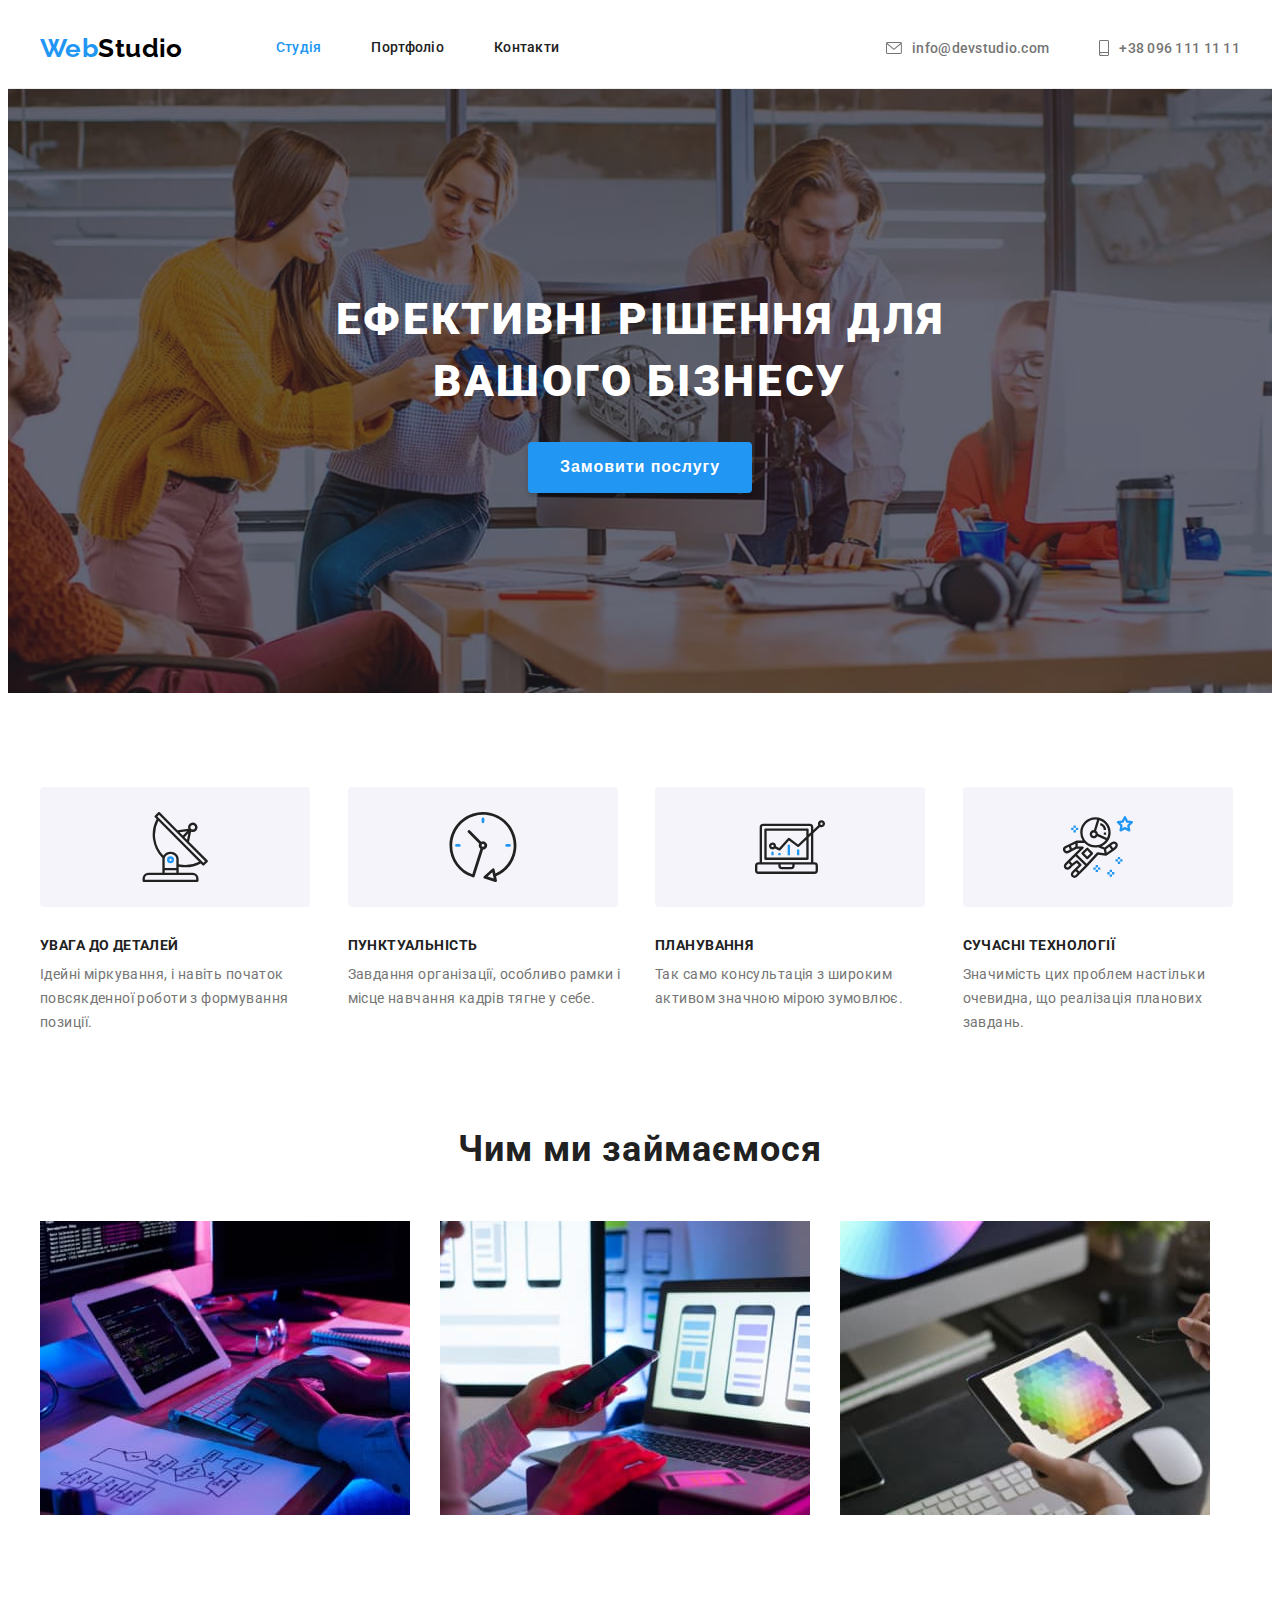
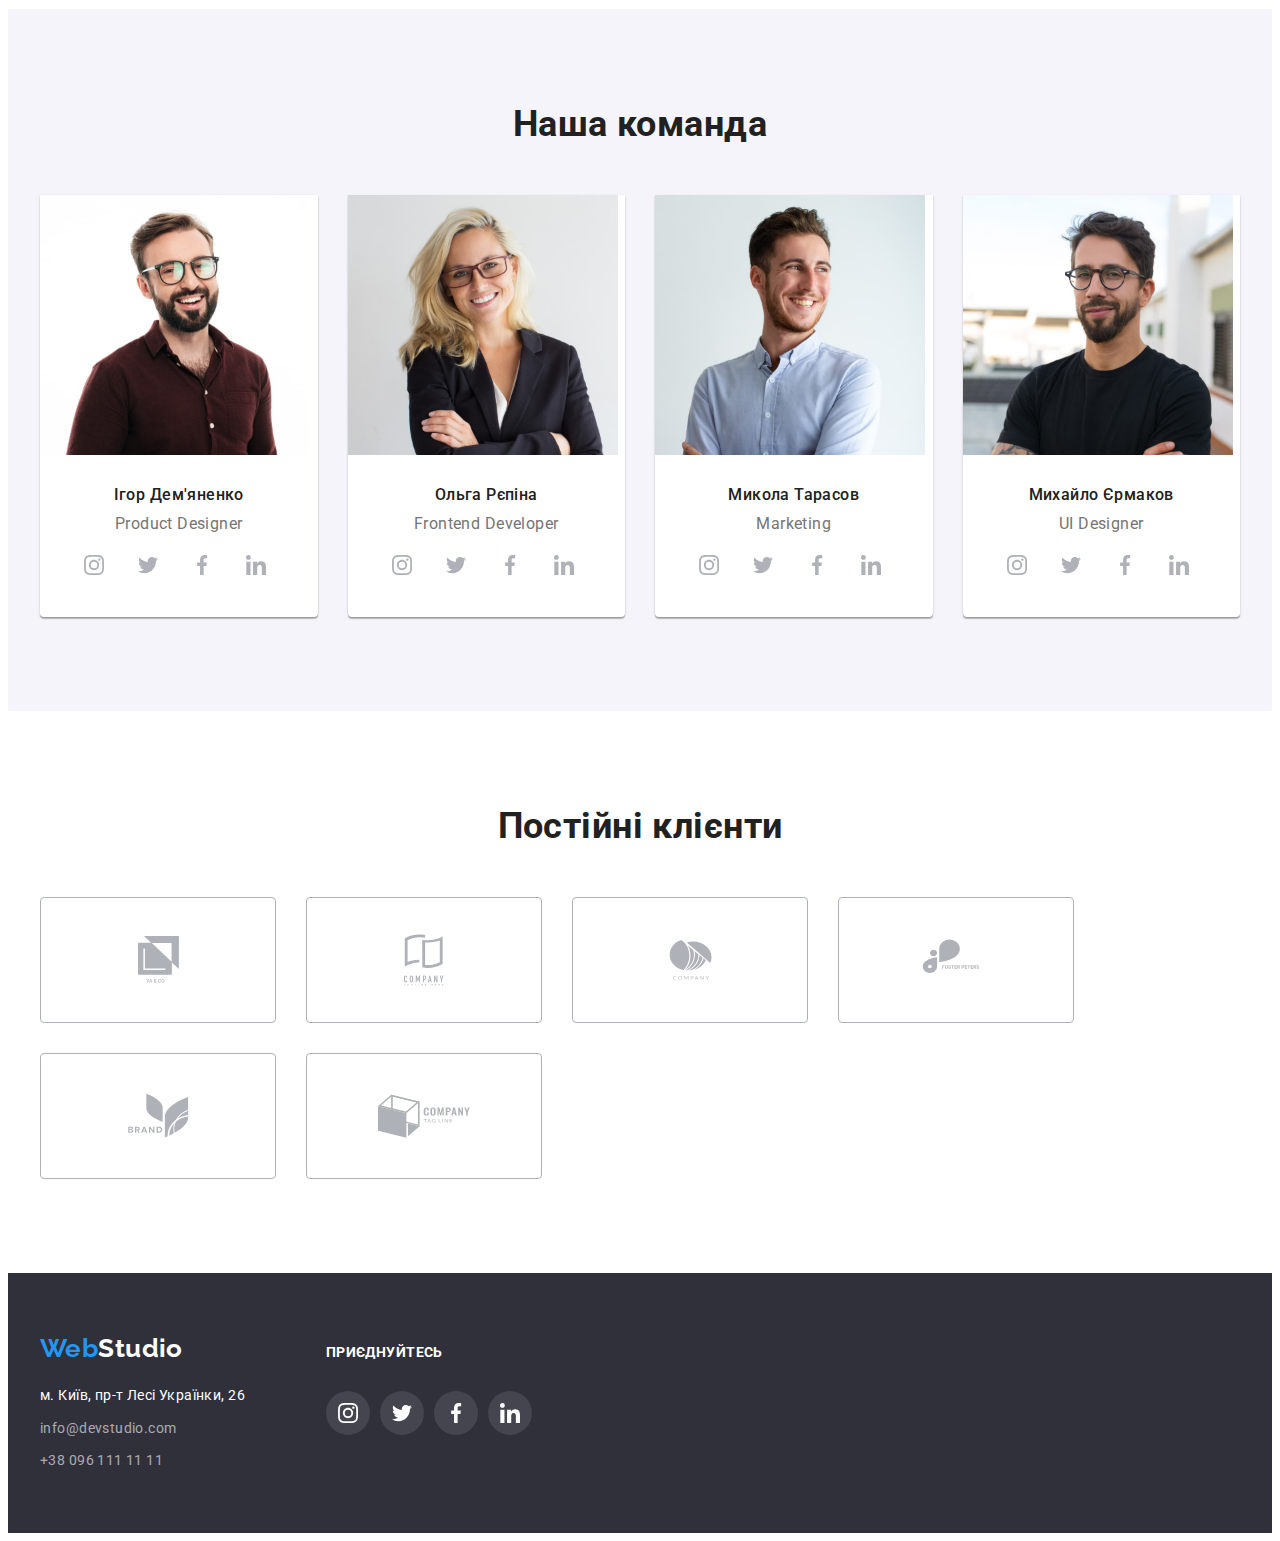
<file: index.html>
<!DOCTYPE html>
<html lang="uk">
  <head>
    <meta charset="UTF-8" />
    <meta http-equiv="X-UA-Compatible" content="IE=edge" />
    <meta name="viewport" content="width=device-width, initial-scale=1.0" />
    <title>Document</title>
    <link
      href="https://fonts.googleapis.com/css2?family=Raleway:wght@700&family=Roboto:wght@400;500;700;900&display=swap"
      rel="stylesheet"
    />
    <link
      rel="stylesheet"
      href="https://cdnjs.cloudflare.com/ajax/libs/modern-normalize/1.1.0/modern-normalize.min.css"
      integrity="sha512-wpPYUAdjBVSE4KJnH1VR1HeZfpl1ub8YT/NKx4PuQ5NmX2tKuGu6U/JRp5y+Y8XG2tV+wKQpNHVUX03MfMFn9Q=="
      crossorigin="anonymous"
      referrerpolicy="no-referrer"
    />
    <link rel="stylesheet" href="./css/styles.css" />
  </head>
  <body>
    <!-- header -->
    <header class="header">
      <div class="container header-flex">
        <a href="./index.html" class="link logo">Web<span class="logo-hdr">Studio</span></a>

        <nav>
          <ul class="nav-list list">
            <li class="item">
              <a href="./index.html" class="link link-anime current">Студія</a>
            </li>

            <li class="item">
              <a href="./portfolio.html" class="link link-anime">Портфоліо</a>
            </li>

            <li class="item">
              <a href="" class="link link-anime">Контакти</a>
            </li>
          </ul>
        </nav>

        <ul class="hdr-contact list">
          <li class="item">
            <a href="mailto:info@devstudio.com" class="link link-anime">
              <svg class="contact-icon" width="16" height="12">
                <use href="./images/symbol-defs.svg#iconenvelope"></use>
              </svg>
              info@devstudio.com
            </a>
          </li>
          <li class="item">
            <a href="tel:+380961111111" class="link link-anime">
              <svg class="contact-icon" width="10" height="16">
                <use href="./images/symbol-defs.svg#iconsmartphone"></use>
              </svg>
              +38 096 111 11 11
            </a>
          </li>
        </ul>
      </div>
    </header>

    <!-- main -->
    <main>
      <!-- hero -->
      <section class="hero-overlay">
        <div class="hero-thumb">
          <h1 class="hero-title">Ефективні рішення для вашого&nbsp;бізнесу</h1>

          <button type="button" class="hero-btn">Замовити послугу</button>
        </div>
      </section>

      <!-- advances -->
      <section class="adv-section">
        <div class="container">
          <h2 class="visually-hidden">Наші переваги</h2>

          <ul class="adv-list list">
            <li class="item">
              <div class="adv-thumb">
                <svg class="adv-icon" width="70" height="70">
                  <use class="icon" href="./images/symbol-defs.svg#iconantenna"></use>
                </svg>
              </div>
              <h3 class="adv-title">УВАГА ДО ДЕТАЛЕЙ</h3>
              <p class="adv-txt">
                Ідейні міркування, і навіть початок повсякденної роботи з формування позиції.
              </p>
            </li>
            <li class="item">
              <div class="adv-thumb">
                <svg class="adv-icon" width="70" height="70">
                  <use class="icon" href="./images/symbol-defs.svg#iconclock"></use>
                </svg>
              </div>
              <h3 class="adv-title">ПУНКТУАЛЬНІСТЬ</h3>
              <p class="adv-txt">
                Завдання організації, особливо рамки і місце навчання кадрів тягне у себе.
              </p>
            </li>
            <li class="item">
              <div class="adv-thumb">
                <svg class="adv-icon" width="70" height="70">
                  <use class="icon" href="./images/symbol-defs.svg#icondiagram"></use>
                </svg>
              </div>
              <h3 class="adv-title">ПЛАНУВАННЯ</h3>
              <p class="adv-txt">Так само консультація з широким активом значною мірою зумовлює.</p>
            </li>
            <li class="item">
              <div class="adv-thumb">
                <svg class="adv-icon" width="70" height="70">
                  <use class="icon" href="./images/symbol-defs.svg#iconastronaut"></use>
                </svg>
              </div>
              <h3 class="adv-title">СУЧАСНІ ТЕХНОЛОГІЇ</h3>
              <p class="adv-txt">
                Значимість цих проблем настільки очевидна, що реалізація планових завдань.
              </p>
            </li>
          </ul>
        </div>
      </section>

      <!-- doing -->
      <section class="doing-section">
        <div class="container">
          <h2 class="doing-title">Чим ми займаємося</h2>

          <ul class="doing-list list">
            <li class="item">
              <img src="./images/boxone.jpg" alt="ПК-софт" width="370" class="image" />
            </li>

            <li class="item">
              <img src="./images/boxtwo.jpg" alt="Мобільний софт" width="370" class="image" />
            </li>

            <li class="item">
              <img src="./images/boxthree.jpg" alt="Стилізація" width="370" class="image" />
            </li>
          </ul>
        </div>
      </section>

      <!-- our team -->
      <section class="team-section">
        <div class="container">
          <h2 class="team-title">Наша команда</h2>

          <ul class="team-list list">
            <li class="item">
              <img src="./images/Ighor.jpg" alt="Ігор Дем'яненко" width="270" class="image" />
              <div class="team-thumb">
                <h3 class="team-name">Ігор Дем'яненко</h3>
                <p class="team-prof">Product Designer</p>

                <ul class="social-list list">
                  <li class="item">
                    <a
                      href="/"
                      target="_blank"
                      rel="noopener noreferrer nofollow"
                      class="social-link lin"
                    >
                      <svg class="social-icon" width="20" height="20">
                        <use href="./images/symbol-defs.svg#iconinstagram"></use>
                      </svg>
                    </a>
                  </li>

                  <li class="item">
                    <a
                      href="/"
                      target="_blank"
                      rel="noopener noreferrer nofollow"
                      class="social-link link"
                    >
                      <svg class="social-icon" width="20" height="20">
                        <use href="./images/symbol-defs.svg#icontwitter"></use>
                      </svg>
                    </a>
                  </li>

                  <li class="item">
                    <a
                      href="/"
                      target="_blank"
                      rel="noopener noreferrer nofollow"
                      class="social-link link"
                    >
                      <svg class="social-icon" width="20" height="20">
                        <use href="./images/symbol-defs.svg#iconfacebook"></use>
                      </svg>
                    </a>
                  </li>

                  <li class="item">
                    <a
                      href="/"
                      target="_blank"
                      rel="noopener noreferrer nofollow"
                      class="social-link link"
                    >
                      <svg class="social-icon" width="20" height="20">
                        <use href="./images/symbol-defs.svg#iconlinkedin"></use>
                      </svg>
                    </a>
                  </li>
                </ul>
              </div>
            </li>

            <li class="item">
              <img src="./images/Olgha.jpg" alt="Ольга Рєпіна" width="270" class="image" />
              <div class="team-thumb">
                <h3 class="team-name">Ольга Рєпіна</h3>
                <p class="team-prof">Frontend Developer</p>

                <ul class="social-list list">
                  <li class="item">
                    <a
                      href="/"
                      target="_blank"
                      rel="noopener noreferrer nofollow"
                      class="social-link link"
                    >
                      <svg class="social-icon" width="20" height="20">
                        <use href="./images/symbol-defs.svg#iconinstagram"></use>
                      </svg>
                    </a>
                  </li>

                  <li class="item">
                    <a
                      href="/"
                      target="_blank"
                      rel="noopener noreferrer nofollow"
                      class="social-link link"
                    >
                      <svg class="social-icon" width="20" height="20">
                        <use href="./images/symbol-defs.svg#icontwitter"></use>
                      </svg>
                    </a>
                  </li>

                  <li class="item">
                    <a
                      href="/"
                      target="_blank"
                      rel="noopener noreferrer nofollow"
                      class="social-link link"
                    >
                      <svg class="social-icon" width="20" height="20">
                        <use href="./images/symbol-defs.svg#iconfacebook"></use>
                      </svg>
                    </a>
                  </li>

                  <li class="item">
                    <a
                      href="/"
                      target="_blank"
                      rel="noopener noreferrer nofollow"
                      class="social-link link"
                    >
                      <svg class="social-icon" width="20" height="20">
                        <use href="./images/symbol-defs.svg#iconlinkedin"></use>
                      </svg>
                    </a>
                  </li>
                </ul>
              </div>
            </li>

            <li class="item">
              <img src="./images/Mikola.jpg" alt="Микола Тарасов" width="270" class="image" />
              <div class="team-thumb">
                <h3 class="team-name">Микола Тарасов</h3>
                <p class="team-prof">Marketing</p>

                <ul class="social-list list">
                  <li class="item">
                    <a
                      href="/"
                      target="_blank"
                      rel="noopener noreferrer nofollow"
                      class="social-link lin"
                    >
                      <svg class="social-icon" width="20" height="20">
                        <use href="./images/symbol-defs.svg#iconinstagram"></use>
                      </svg>
                    </a>
                  </li>

                  <li class="item">
                    <a
                      href="/"
                      target="_blank"
                      rel="noopener noreferrer nofollow"
                      class="social-link link"
                    >
                      <svg class="social-icon" width="20" height="20">
                        <use href="./images/symbol-defs.svg#icontwitter"></use>
                      </svg>
                    </a>
                  </li>

                  <li class="item">
                    <a
                      href="/"
                      target="_blank"
                      rel="noopener noreferrer nofollow"
                      class="social-link link"
                    >
                      <svg class="social-icon" width="20" height="20">
                        <use href="./images/symbol-defs.svg#iconfacebook"></use>
                      </svg>
                    </a>
                  </li>

                  <li class="item">
                    <a
                      href="/"
                      target="_blank"
                      rel="noopener noreferrer nofollow"
                      class="social-link link"
                    >
                      <svg class="social-icon" width="20" height="20">
                        <use href="./images/symbol-defs.svg#iconlinkedin"></use>
                      </svg>
                    </a>
                  </li>
                </ul>
              </div>
            </li>

            <li class="item">
              <img src="./images/Miho.jpg" alt="Михайло Єрмаков" width="270" class="image" />
              <div class="team-thumb">
                <h3 class="team-name">Михайло Єрмаков</h3>
                <p class="team-prof">UI Designer</p>

                <ul class="social-list list">
                  <li class="item">
                    <a
                      href="/"
                      target="_blank"
                      rel="noopener noreferrer nofollow"
                      class="social-link lin"
                    >
                      <svg class="social-icon" width="20" height="20">
                        <use href="./images/symbol-defs.svg#iconinstagram"></use>
                      </svg>
                    </a>
                  </li>

                  <li class="item">
                    <a
                      href="/"
                      target="_blank"
                      rel="noopener noreferrer nofollow"
                      class="social-link link"
                    >
                      <svg class="social-icon" width="20" height="20">
                        <use href="./images/symbol-defs.svg#icontwitter"></use>
                      </svg>
                    </a>
                  </li>

                  <li class="item">
                    <a
                      href="/"
                      target="_blank"
                      rel="noopener noreferrer nofollow"
                      class="social-link link"
                    >
                      <svg class="social-icon" width="20" height="20">
                        <use href="./images/symbol-defs.svg#iconfacebook"></use>
                      </svg>
                    </a>
                  </li>

                  <li class="item">
                    <a
                      href="/"
                      target="_blank"
                      rel="noopener noreferrer nofollow"
                      class="social-link link"
                    >
                      <svg class="social-icon" width="20" height="20">
                        <use href="./images/symbol-defs.svg#iconlinkedin"></use>
                      </svg>
                    </a>
                  </li>
                </ul>
              </div>
            </li>
          </ul>
        </div>
      </section>

      <!-- clients -->
      <section class="clients-section">
        <div class="container">
          <h2 class="clients-title">Постійні клієнти</h2>

          <ul class="client-list list">
            <li class="item">
              <a href="/" class="client-link link"
                ><svg class="logo-icon" width="41" height="47">
                  <use href="./images/symbol-defs.svg#iconyaco"></use>
                </svg>
              </a>
            </li>

            <li class="item">
              <a href="/" class="client-link link"
                ><svg class="logo-icon" width="40" height="52">
                  <use href="./images/symbol-defs.svg#icontagline"></use>
                </svg>
              </a>
            </li>

            <li class="item">
              <a href="/" class="client-link link"
                ><svg class="logo-icon" width="43" height="41">
                  <use href="./images/symbol-defs.svg#iconcompanycircle"></use>
                </svg>
              </a>
            </li>

            <li class="item">
              <a href="/" class="client-link link"
                ><svg class="logo-icon" width="84" height="41">
                  <use href="./images/symbol-defs.svg#iconfoster"></use>
                </svg>
              </a>
            </li>

            <li class="item">
              <a href="/" class="client-link link"
                ><svg class="logo-icon" width="63" height="45">
                  <use href="./images/symbol-defs.svg#iconbrand"></use>
                </svg>
              </a>
            </li>

            <li class="item">
              <a href="/" class="client-link link"
                ><svg class="logo-icon" width="94" height="44">
                  <use href="./images/symbol-defs.svg#iconragcube"></use>
                </svg>
              </a>
            </li>
          </ul>
        </div>
      </section>
    </main>

    <!-- footer -->
    <footer class="footer">
      <div class="container ftr-flex">
        <div class="address-thumb">
          <a href="./index.html" class="link logo">Web<span class="logo-ftr">Studio</span></a>
          <address>
            <ul class="address-list list">
              <li class="item">
                <a class="map link link-anime" href="https://goo.gl/maps/1gPLWb1rCTkAfdYa7"
                  >м. Київ, пр-т Лесі Українки, 26
                </a>
              </li>

              <li class="item">
                <a class="ftr-contact link link-anime" href="mailto:info@devstudio.com"
                  >info@devstudio.com
                </a>
              </li>

              <li class="item">
                <a class="ftr-contact link link-anime" href="tel:+380961111111"
                  >+38 096 111 11 11</a
                >
              </li>
            </ul>
          </address>
        </div>
        <div class="social-thumb">
          <p class="social-txt">Приєднуйтесь</p>

          <ul class="social-list list">
            <li class="item">
              <a
                href="/"
                target="_blank"
                rel="noopener noreferrer nofollow"
                class="social-link link"
              >
                <svg class="social-icon" width="20" height="20">
                  <use href="./images/symbol-defs.svg#iconinstagram"></use>
                </svg>
              </a>
            </li>

            <li class="item">
              <a
                href="/"
                target="_blank"
                rel="noopener noreferrer nofollow"
                class="social-link link"
              >
                <svg class="social-icon" width="20" height="20">
                  <use href="./images/symbol-defs.svg#icontwitter"></use>
                </svg>
              </a>
            </li>

            <li class="item">
              <a
                href="/"
                target="_blank"
                rel="noopener noreferrer nofollow"
                class="social-link link"
              >
                <svg class="social-icon" width="20" height="20">
                  <use href="./images/symbol-defs.svg#iconfacebook"></use>
                </svg>
              </a>
            </li>

            <li class="item">
              <a
                href="/"
                target="_blank"
                rel="noopener noreferrer nofollow"
                class="social-link link"
              >
                <svg class="social-icon" width="20" height="20">
                  <use href="./images/symbol-defs.svg#iconlinkedin"></use>
                </svg>
              </a>
            </li>
          </ul>
        </div>
      </div>
    </footer>
  </body>
</html>
</file>
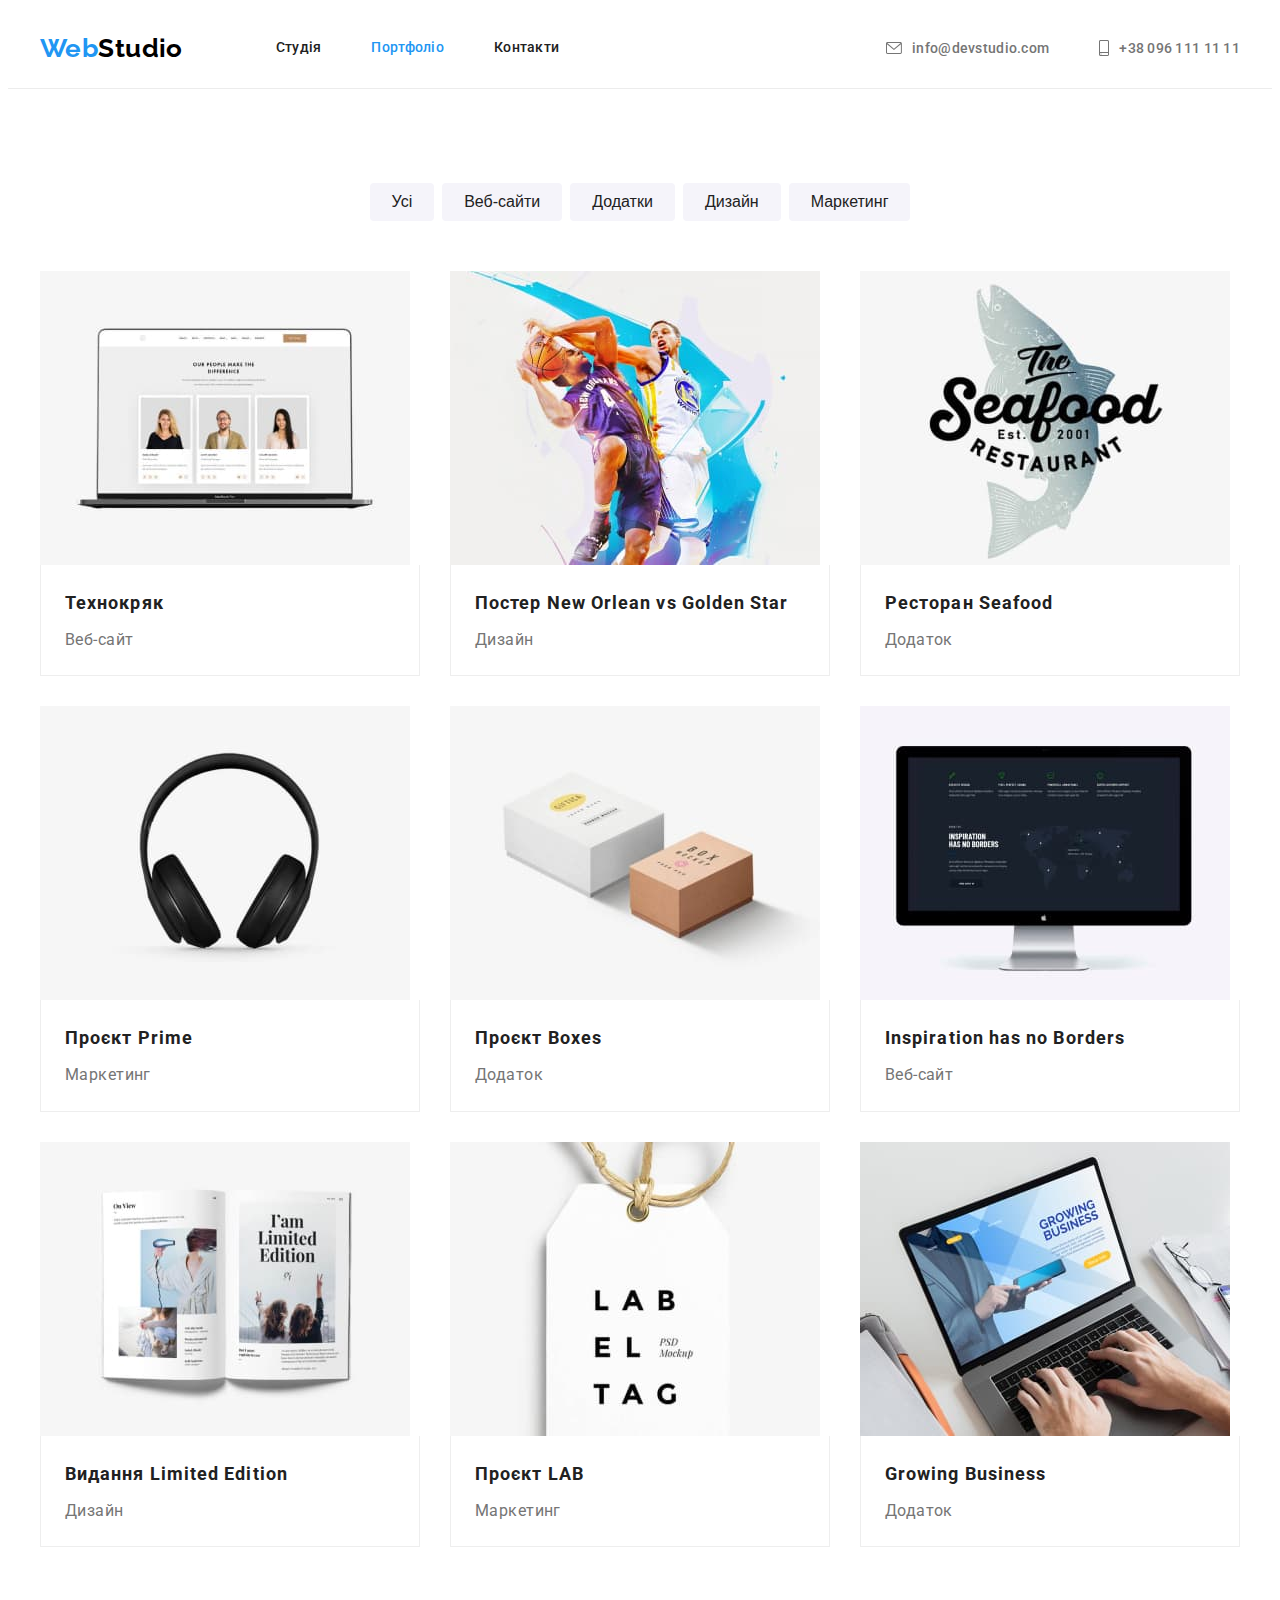
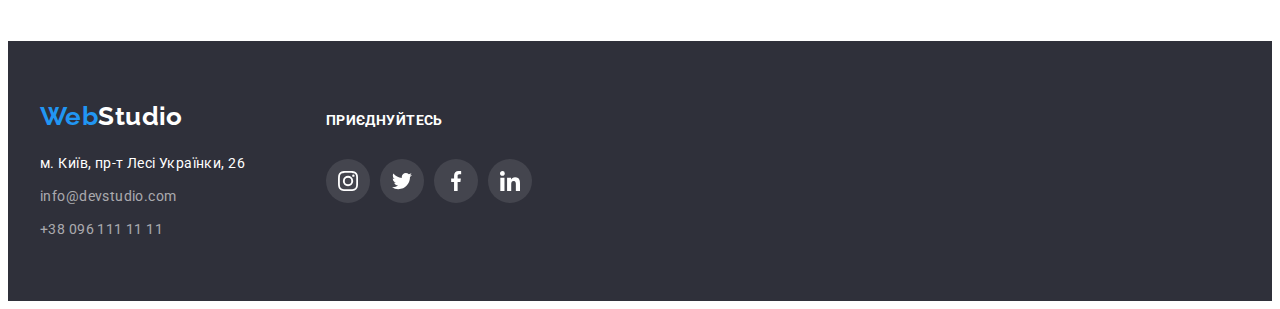
<file: portfolio.html>
<!DOCTYPE html>
<html lang="en">
  <head>
    <meta charset="UTF-8" />
    <meta http-equiv="X-UA-Compatible" content="IE=edge" />
    <meta name="viewport" content="width=device-width, initial-scale=1.0" />
    <title>Document</title>
    <link
      href="https://fonts.googleapis.com/css2?family=Raleway:wght@700&family=Roboto:wght@400;500;700;900&display=swap"
      rel="stylesheet"
    />
    <link
      rel="stylesheet"
      href="https://cdnjs.cloudflare.com/ajax/libs/modern-normalize/1.1.0/modern-normalize.min.css"
      integrity="sha512-wpPYUAdjBVSE4KJnH1VR1HeZfpl1ub8YT/NKx4PuQ5NmX2tKuGu6U/JRp5y+Y8XG2tV+wKQpNHVUX03MfMFn9Q=="
      crossorigin="anonymous"
      referrerpolicy="no-referrer"
    />
    <link rel="stylesheet" href="./css/styles.css" />
  </head>
  <body>
    <!-- header -->
    <header class="header">
      <div class="container header-flex">
        <a href="./index.html" class="link logo">Web<span class="logo-hdr">Studio</span></a>

        <nav>
          <ul class="nav-list list">
            <li class="item">
              <a href="./index.html" class="link link-anime">Студія</a>
            </li>

            <li class="item">
              <a href="./portfolio.html" class="link link-anime current">Портфоліо</a>
            </li>

            <li class="item">
              <a href="" class="link link-anime">Контакти</a>
            </li>
          </ul>
        </nav>

        <ul class="hdr-contact list">
          <li class="item">
            <a href="mailto:info@devstudio.com" class="link link-anime">
              <svg class="contact-icon" width="16" height="12">
                <use href="./images/symbol-defs.svg#iconenvelope"></use>
              </svg>
              info@devstudio.com
            </a>
          </li>
          <li class="item">
            <a href="tel:+380961111111" class="link link-anime">
              <svg class="contact-icon" width="10" height="16">
                <use href="./images/symbol-defs.svg#iconsmartphone"></use>
              </svg>
              +38 096 111 11 11
            </a>
          </li>
        </ul>
      </div>
    </header>

    <!-- main -->
    <main>
      <!-- Our works -->
      <section class="section works-section">
        <div class="container">
          <h1 class="visually-hidden">Our works</h1>

          <ul class="btn-list list">
            <li class="item"><button class="wk-btn" type="button">Усі</button></li>
            <li class="item"><button class="wk-btn" type="button">Веб-сайти</button></li>
            <li class="item"><button class="wk-btn" type="button">Додатки</button></li>
            <li class="item"><button class="wk-btn" type="button">Дизайн</button></li>
            <li class="item"><button class="wk-btn" type="button">Маркетинг</button></li>
          </ul>

          <ul class="wk-list list">
            <li class="item">
              <a href="" class="link">
                <img class="image" src="./images/img2-1.jpg" alt="Технокряк" width="370" />
                <div class="wk-thumb">
                  <h2 class="wk-name">Технокряк</h2>
                  <p class="wk-type">Веб-сайт</p>
                </div>
              </a>
            </li>

            <li class="item">
              <a href="" class="link">
                <img
                  class="image"
                  src="./images/img2-2.jpg"
                  alt="Постер New Orlean vs Golden Star"
                  width="370"
                />
                <div class="wk-thumb">
                  <h2 class="wk-name">Постер New Orlean vs Golden Star</h2>
                  <p class="wk-type">Дизайн</p>
                </div>
              </a>
            </li>

            <li class="item">
              <a href="" class="link">
                <img class="image" src="./images/img2-3.jpg" alt="Ресторан Seafood" width="370" />
                <div class="wk-thumb">
                  <h2 class="wk-name">Ресторан Seafood</h2>
                  <p class="wk-type">Додаток</p>
                </div>
              </a>
            </li>

            <li class="item">
              <a href="" class="link">
                <img class="image" src="./images/img2-4.jpg" alt="Проєкт Prime" width="370" />
                <div class="wk-thumb">
                  <h2 class="wk-name">Проєкт Prime</h2>
                  <p class="wk-type">Маркетинг</p>
                </div>
              </a>
            </li>

            <li class="item">
              <a href="" class="link">
                <img class="image" src="./images/img2-5.jpg" alt="Проєкт Boxes" width="370" />
                <div class="wk-thumb">
                  <h2 class="wk-name">Проєкт Boxes</h2>
                  <p class="wk-type">Додаток</p>
                </div>
              </a>
            </li>

            <li class="item">
              <a href="" class="link">
                <img
                  class="image"
                  src="./images/img2-6.jpg"
                  alt="Inspiration has no Borders"
                  width="370"
                />
                <div class="wk-thumb">
                  <h2 class="wk-name">Inspiration has no Borders</h2>
                  <p class="wk-type">Веб-сайт</p>
                </div>
              </a>
            </li>

            <li class="item">
              <a href="" class="link">
                <img
                  class="image"
                  src="./images/img2-7.jpg"
                  alt="Видання Limited Edition"
                  width="370"
                />
                <div class="wk-thumb">
                  <h2 class="wk-name">Видання Limited Edition</h2>
                  <p class="wk-type">Дизайн</p>
                </div>
              </a>
            </li>

            <li class="item">
              <a href="" class="link">
                <img class="image" src="./images/img2-8.jpg" alt="Проєкт LAB" width="370" />
                <div class="wk-thumb">
                  <h2 class="wk-name">Проєкт LAB</h2>
                  <p class="wk-type">Маркетинг</p>
                </div>
              </a>
            </li>

            <li class="item">
              <a href="" class="link">
                <img class="image" src="./images/img2-9.jpg" alt="Growing Business" width="370" />
                <div class="wk-thumb">
                  <h2 class="wk-name">Growing Business</h2>
                  <p class="wk-type">Додаток</p>
                </div>
              </a>
            </li>
          </ul>
        </div>
      </section>
    </main>
    <!-- footer -->
    <footer class="footer">
      <div class="container ftr-flex">
        <div class="address-thumb">
          <a href="./index.html" class="link logo">Web<span class="logo-ftr">Studio</span></a>
          <address>
            <ul class="address-list list">
              <li class="item">
                <a class="map link link-anime" href="https://goo.gl/maps/1gPLWb1rCTkAfdYa7"
                  >м. Київ, пр-т Лесі Українки, 26
                </a>
              </li>

              <li class="item">
                <a class="ftr-contact link link-anime" href="mailto:info@devstudio.com"
                  >info@devstudio.com
                </a>
              </li>

              <li class="item">
                <a class="ftr-contact link link-anime" href="tel:+380961111111"
                  >+38 096 111 11 11</a
                >
              </li>
            </ul>
          </address>
        </div>
        <div class="social-thumb">
          <p class="social-txt">Приєднуйтесь</p>

          <ul class="social-list list">
            <li class="item">
              <a
                href="/"
                target="_blank"
                rel="noopener noreferrer nofollow"
                class="social-link link"
              >
                <svg class="social-icon" width="20" height="20">
                  <use href="./images/symbol-defs.svg#iconinstagram"></use>
                </svg>
              </a>
            </li>

            <li class="item">
              <a
                href="/"
                target="_blank"
                rel="noopener noreferrer nofollow"
                class="social-link link"
              >
                <svg class="social-icon" width="20" height="20">
                  <use href="./images/symbol-defs.svg#icontwitter"></use>
                </svg>
              </a>
            </li>

            <li class="item">
              <a
                href="/"
                target="_blank"
                rel="noopener noreferrer nofollow"
                class="social-link link"
              >
                <svg class="social-icon" width="20" height="20">
                  <use href="./images/symbol-defs.svg#iconfacebook"></use>
                </svg>
              </a>
            </li>

            <li class="item">
              <a
                href="/"
                target="_blank"
                rel="noopener noreferrer nofollow"
                class="social-link link"
              >
                <svg class="social-icon" width="20" height="20">
                  <use href="./images/symbol-defs.svg#iconlinkedin"></use>
                </svg>
              </a>
            </li>
          </ul>
        </div>
      </div>
    </footer>
  </body>
</html>
</file>
<file: css/styles.css>
:root {
  /* logo */
  --first-logo-color: #2196F3;
  --second-logo-color: #000000;
  --third-logo-color: #FFFFFF;
  
  /* icon */
  --primary-fill: #AFB1B8;
  
  /* txt */
  --first-txt-color: #757575;
  --second-txt-color: #212121;
  --third-txt-color: #FFFFFF;
  --other-txt-color: rgba(255, 255, 255, 0.6);
  
  /* border */
  --first-client-border: #AFB1B8;
  --header-border: #ECECEC;
  --wk-thumb-border: #EEEEEE;
  
  /* hover/focus/active/current */
  --accept-color: #2196F3;
  --accept-icon-fill: #ffffff;
  
  /* btn */
  --first-hrbgc: #2196F3;
  --accept-hrbgc: #188CE8;
  --wk-btn-bgc: #F5F4FA;
  
  /* background */
  --first-bgc: #ffffff;
  --adv-icon-bgc: #F5F4FA;
  --hero-bgc: #C4C4C4;
  --team-bgc: #F5F4FA;
  --primary-footer-bgc: #2F303A;
  --social-ftr-bgc: rgba(255, 255, 255, 0.1);
  
  /* box-shadow */
  --herobtn-bs: 0px 4px 4px rgba(0, 0, 0, 0.15);
  --team-bs: 0px 1px 3px rgba(0, 0, 0, 0.12), 0px 1px 1px rgba(0, 0, 0, 0.14), 0px 2px 1px rgba(0, 0, 0, 0.2);
  --wk-btn-accept-bs: 0px 3px 1px rgba(0, 0, 0, 0.1), 0px 1px 2px rgba(0, 0, 0, 0.08), 0px 2px 2px rgba(0, 0, 0, 0.12);
  --wk-link-accept-bs: 0px 1px 1px rgba(0, 0, 0, 0.12),
    0px 4px 4px rgba(0, 0, 0, 0.06),
    1px 4px 6px rgba(0, 0, 0, 0.16);
  
  
}

/* option */
body {
  background-color: var(--first-bgc);
  color: var(--first-txt-color);
  
  font-family: 'Roboto', sans-serif;
  font-size: 14px;
  letter-spacing: 0.03em;
}

h1,
h2,
h3,
h4,
ul,
p {
  margin: 0;
  padding: 0;
}

.image {
  display: block;
  max-width: 100%;
}

.link {
  text-decoration: none;
}

.list {
  list-style: none;
}

.container {
  width: 1200px;
  padding-left: 15px;
  padding-right: 15px;
  margin: 0 auto; 
}

/* header */
.logo { 
  margin-right: 93px;
  color: var(--first-logo-color);
  
  font-family: 'Raleway';
  font-weight: 700;
  font-size: 26px;
  line-height: 1.19;
}

.logo-hdr {
  color: var(--second-logo-color);
}

.nav-list,
.hdr-contact {
  display: flex;
}

.nav-list .link {
  display: block;
  padding-top: 32px;
  padding-bottom: 32px;
  
  color: var(--second-txt-color);
  
  font-weight: 500;
  font-size: 14px;
  line-height: 1.14;
  letter-spacing: 0.02em;
}

.nav-list .item + .item,
.hdr-contact .item + .item {
  margin-left: 50px;
}

.hdr-contact .link {
  display: inline-flex;
  align-items: center;
  padding-top: 32px;
  padding-bottom: 32px;
  
  color: var(--first-txt-color);
  
  font-weight: 500;
  font-size: 14px;
  line-height: 1.16;
  letter-spacing: 0.02em;
}

.contact-icon {
  margin-right: 10px;
}

.hdr-contact {
  margin-left: auto;
}

.header-flex {
  display: flex;
  align-items: center;
}

.link-anime:hover,
.link-anime:focus {
  color: var(--accept-color);
}


.hdr-contact .contact-icon {
  fill: currentColor;
}

.link.current {
  color: var(--accept-color);
}

.header {
  border-bottom: 1px solid var(--header-border);
}

/* main */
/* hero */
.hero-thumb {
  padding: 200px 0;
  text-align: center;
}

.hero-overlay {
  max-width: 1600px;
  min-height: 600px;
  margin: 0 auto;
  padding: 0;
  
  background-image: linear-gradient( 
    to right,  
  rgba(47, 48, 58, 0.4),
  rgba(47, 48, 58, 0.4)
  ),
  url(../images/herobanner.jpg);
  background-color: var(--hero-bgc);
  background-position: center;
  background-size: cover;
  background-repeat: no-repeat;
}

.hero-title {
  max-width: 700px;
  margin: 0 auto;
  
  color: var(--third-txt-color);
  
  font-weight: 900;
  font-size: 44px;
  line-height: 1.4;
  letter-spacing: 0.06em;
  text-transform: uppercase;
}

.hero-btn {
  margin-top: 30px;
  padding: 10px 32px;
  min-width: 216px;
  
  color: var(--third-txt-color);
  background-color: var(--first-hrbgc);
  box-shadow: var(--herobtn-bs);
  
  font-weight: 700;
  font-size: 16px;
  line-height: 1.9;
  letter-spacing: 0.06em;
  border-radius: 4px;
  border: none;
  cursor: pointer;
}

.hero-btn:hover,
.hero-btn:focus-visible {
  background-color: var(--accept-hrbgc);
  box-shadow: var(--herobtn-bs);
}

/* advances */
.adv-section {
  padding-top: 94px;
  padding-bottom: 94px;
}

.visually-hidden {
  position: absolute;
  white-space: nowrap;
  width: 1px;
  height: 1px;
  overflow: hidden;
  border: 0;
  padding: 0;
  clip: rect(0 0 0 0);
  clip-path: inset(50%);
  margin: -1px;
}

.adv-list {
  display: flex;
  flex-wrap: wrap;
  gap: 30px;
}

.adv-list .item {
  flex-basis: calc((100% - 30px*3) / 4);
}

.adv-thumb {
  display: inline-flex;
  justify-content: center;
  align-items: center;
  min-width: 270px;
  min-height: 120px;
  margin-bottom: 30px;
  
  background-color: var(--adv-icon-bgc);
  
  border-radius: 4px;
}

.adv-title {
  margin-bottom: 10px;
  color: var(--second-txt-color);
  
  font-weight: 700;
  font-size: 14px;
  line-height: 1.16;
  text-transform: uppercase;
}

.adv-txt {
  line-height: 1.7;
}

/* doing */
.doing-section {
  padding-bottom: 94px;
}

.doing-title {  
  color: var(--second-txt-color);
  
  font-weight: 700;
  font-size: 36px;
  line-height: 1.17;
  text-align: center;
  letter-spacing: 0.03em;  
}

.doing-list {
  margin-top: 50px;
  display: flex;
  flex-wrap: wrap;
  gap: 30px ;
}

/* our team */
.team-section {
  padding-top: 94px;
  padding-bottom: 94px;
  text-align: center;
  
  background-color: var(--team-bgc);
}

.team-title {
  color: var(--second-txt-color);
  
  font-weight: 700;
  font-size: 36px;
  line-height: 1.17;
  text-align: center;
}

.team-list {
  margin-top: 50px;
  display: flex;
  flex-wrap: wrap;
  gap: 30px;  
}

.team-list>.item {
  flex-basis: calc((100% - 30px*3) / 4);

  background-color: var(--first-bgc);
  box-shadow: var(--team-bs);

  border-radius: 0px 0px 4px 4px;
}

.team-thumb {
  padding: 30px 32px;
}

.team-name {
  color: var(--second-txt-color);
  
  font-weight: 500;
  font-size: 16px;
  line-height: 1.19;
}

.team-prof {
  margin-top: 10px;
  
  font-size: 16px;
  line-height: 1.19;
}

.social-list {
  display: flex;
  margin-top: 10px;
}

.social-link {
  display: inline-flex;
  padding: 12px;
  
  fill: var(--primary-fill);
  
  border-radius: 50%;
}

.social-list .item + .item {
  margin-left: 10px;
}

.social-thumb .social-link {
  margin-top: 20px;
  fill: var(--third-txt-color);
  background-color: var(--social-ftr-bgc);
}

.social-link:hover,
.social-link:focus {
  background-color: var(--accept-color);
  fill: var(--accept-icon-fill);
}

.social-icon:hover,
.social-icon:focus {
  fill: var(--accept-icon-fill);
}

/* clients */
.clients-section {
  padding-top: 94px;
  padding-bottom: 94px;
}

.clients-title {
  color: var(--second-txt-color);
  
  font-weight: 700;
  font-size: 36px;
  line-height: 1.17;
  text-align: center;
}

.client-list {
  margin-top: 50px;
  display: flex;
  flex-wrap: wrap;
  gap: 30px;
}

.client-list>.item {
  flex-basis: calc((100% - 30px*5) / 6);
}

.client-link {
  display: inline-flex;
  align-items: center;
  justify-content: center;
  padding: 16px 32px;
  width: 170px;
  height: 92px;
  
  fill: var(--primary-fill);
  
  border: 1px solid var(--first-client-border);
  border-radius: 4px;
}

.client-link:hover,
.client-link:focus {
  border-color: var(--accept-color);
  fill: var(--accept-color);
}

.logo-icon:hover,
.logo-icon:focus {
  fill: var(--accept-color);
}

/* footer */
.footer {
  padding-top: 60px;
  padding-bottom: 60px;
  
  background-color: var(--primary-footer-bgc);
}

.logo-ftr {
  color: var(--third-logo-color);
}

.map {
  font-style: normal;
  line-height: 1.7;

  color: var(--third-txt-color);
}

.address-list {
  margin-top: 20px;
}

.ftr-contact {
  font-style: normal;
  line-height: 1.7;

  color: var(--other-txt-color);
}

.address-list .item + .item {
  margin-top: 9px;  
}

.ftr-flex {
  display: flex;
}


.social-txt {
  color: var(--third-txt-color);
  
  font-weight: 700;
  line-height: 1.14;
  text-transform: uppercase;
}

.social-thumb {
  margin-top: 12px;
  margin-left: 50px;
}

/* portfolio */
/* our works  */
.works-section {
  padding-top: 94px;
  padding-bottom: 94px;
  
}

.btn-list {
  display: flex;
  justify-content: center;
}

.btn-list .item + .item {
  margin-left: 8px;
}

.wk-btn {
  padding: 6px 22px;
  
  background-color: var(--wk-btn-bgc);  
  color: var(--second-txt-color);
  
  font-weight: 500;
  font-size: 16px;
  line-height: 1.6;
  border-radius: 4px;
  text-align: center;
  cursor: pointer;
  border: none;
}

.wk-btn:hover,
.wk-btn:focus {
  color: var(--third-txt-color);
  background-color: var(--accept-color);
  box-shadow: var(--wk-btn-accept-bs);
}

.wk-list {
  margin-top: 50px;
  display: flex;
  flex-wrap: wrap;
  gap: 30px;
}

.wk-list .item {
  flex-basis: calc((100% - 30px * 2) / 3);  
}

.wk-thumb {
  padding: 20px 24px;
  
  border: 1px solid var(--wk-thumb-border);
  border-top: none;
}

.wk-name {
  color: var(--second-txt-color);
  
  font-weight: 700;
  font-size: 18px;
  line-height: 2;
  letter-spacing: 0.06em;
}

.wk-type {
  margin-top: 4px;
  
  color: var(--first-txt-color);
  font-size: 16px;
  line-height: 1.9;
}

.wk-list .item:hover,
.wk-list .item:focus {
  box-shadow: var(--wk-link-accept-bs);
}
</file>
